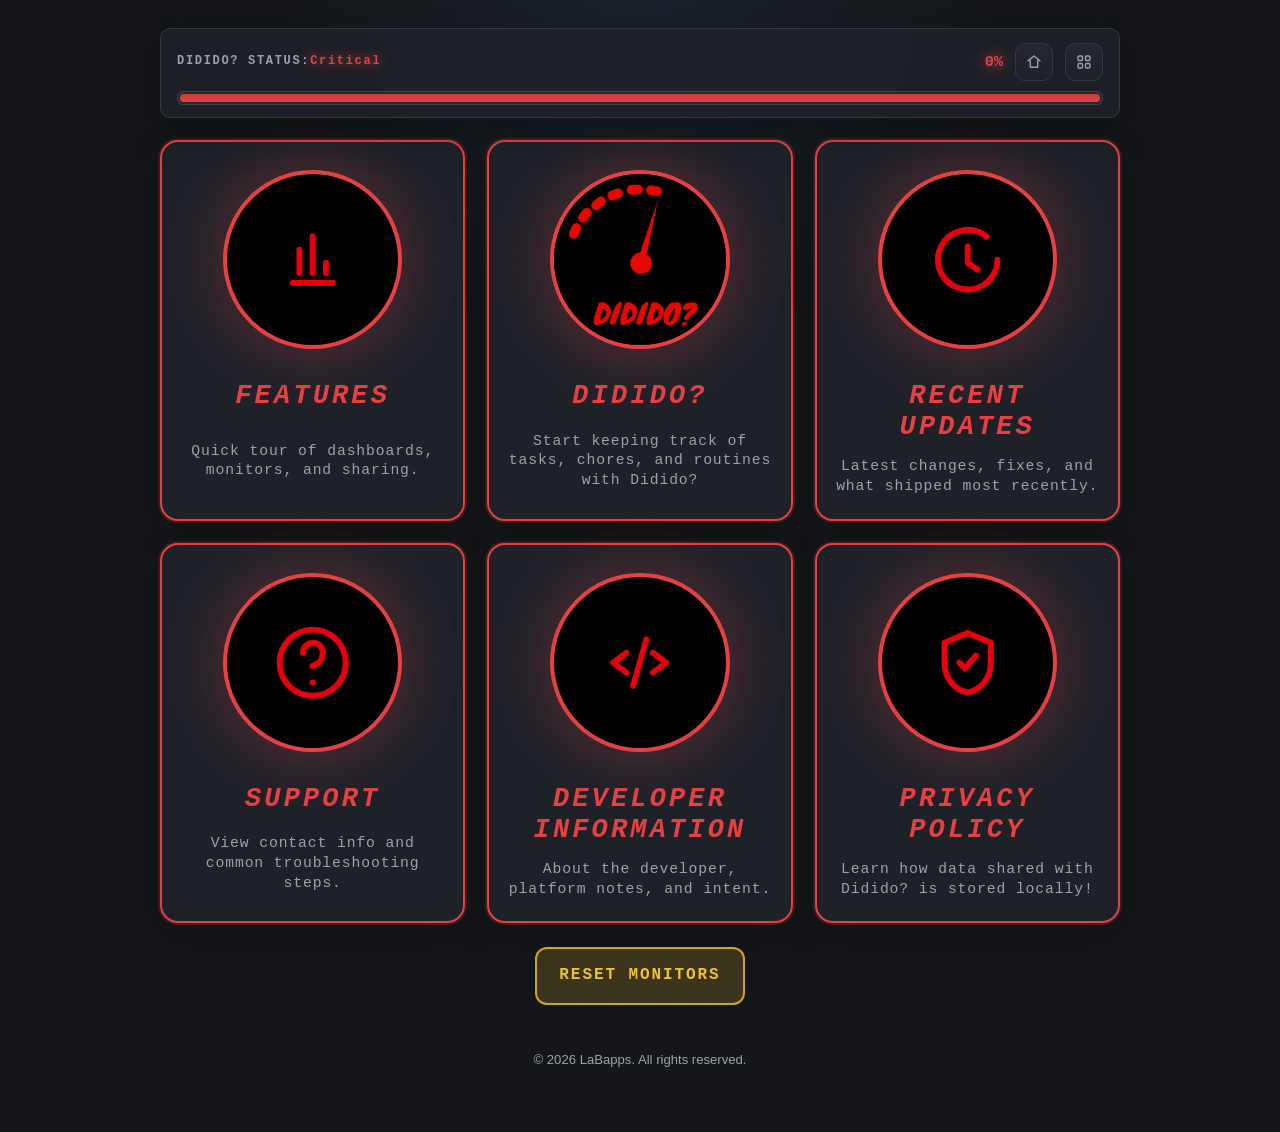
<file: index.html>
<!DOCTYPE html>
<html lang="en">
<head>
  <meta charset="utf-8">
  <meta name="viewport" content="width=device-width, initial-scale=1">
  <title>DIDIDO? — Status</title>
  <meta name="description" content="Explore DIDIDO? through an app-inspired landing page with monitors, status, and quick links.">
  <link rel="stylesheet" href="shell.css">
</head>
<body>
  <div class="wrap wrap-landing">
    <div class="shell-header">
      <div class="status-shell">
        <div class="status-row">
          <div class="status-label">
            <span class="status-prefix">DIDIDO? STATUS:</span>
            <span class="status-value" data-status-value>Critical</span>
          </div>
          <div class="status-right">
            <div class="status-percent" data-status-percent>0%</div>
            <a class="home-button" href="index.html" aria-label="Go to Status Home">
              <svg viewBox="0 0 24 24" aria-hidden="true" fill="none" stroke="currentColor" stroke-width="1.8" stroke-linecap="round" stroke-linejoin="round">
                <path d="M4 10.5 12 4l8 6.5"></path>
                <path d="M7 10v9h10v-9"></path>
              </svg>
            </a>
            <div class="menu">
              <button class="menu-toggle" type="button" aria-expanded="false" aria-label="Open quick navigation" data-menu-toggle>
                <svg viewBox="0 0 24 24" aria-hidden="true" fill="none" stroke="currentColor" stroke-width="1.8">
                  <rect x="4" y="4" width="6" height="6" rx="1.5"></rect>
                  <rect x="14" y="4" width="6" height="6" rx="1.5"></rect>
                  <rect x="4" y="14" width="6" height="6" rx="1.5"></rect>
                  <rect x="14" y="14" width="6" height="6" rx="1.5"></rect>
                </svg>
              </button>
              <div class="menu-panel" hidden data-menu-panel>
                <a href="index.html">Status Home</a>
                <a href="features.html" data-completes-monitor="features">Features</a>
                <a href="updates.html" data-completes-monitor="updates">Recent Update</a>
                <a href="developers.html" data-completes-monitor="developers">Developer Information</a>
                <a href="support.html" data-completes-monitor="support">Support</a>
                <a href="privacy.html" data-completes-monitor="privacy">Privacy Policy</a>
              </div>
            </div>
          </div>
        </div>
        <div class="gauge" aria-label="Didido status progress bar">
          <div class="gauge-fill">
            <div class="segment segment-red" data-gauge-red></div>
            <div class="segment segment-yellow" data-gauge-yellow hidden></div>
            <div class="segment segment-green" data-gauge-green></div>
          </div>
        </div>
      </div>
    </div>

    <main>
      <section id="monitors" class="monitors" aria-label="Monitors">
        <article class="monitor-card" data-monitor-id="features" data-state="pending">
          <div class="monitor-shell">
            <div class="monitor-glow"></div>
            <a class="monitor-icon-link" href="features.html" aria-label="Open Features" data-completes-monitor="features">
              <svg class="monitor-icon" viewBox="0 0 24 24" aria-hidden="true" fill="none" stroke="currentColor" stroke-width="1.8" stroke-linecap="round" stroke-linejoin="round">
                <path d="M6 19h12"></path>
                <path d="M8 16V9"></path>
                <path d="M12 16V5"></path>
                <path d="M16 16v-3"></path>
              </svg>
            </a>
          </div>
          <h2 class="monitor-name"><a href="features.html" data-completes-monitor="features">Features</a></h2>
          <p class="monitor-desc">Quick tour of dashboards, monitors, and sharing.</p>
        </article>

        <article class="monitor-card" data-monitor-id="download" data-state="pending">
          <div class="monitor-shell">
            <div class="monitor-glow"></div>
            <a class="monitor-icon-link" href="https://apps.apple.com/us/app/didido/id6757727326" target="_blank" rel="noopener" aria-label="Download DIDIDO? from the App Store" data-completes-monitor="download">
              <img class="monitor-icon-logo" src="app-icon-red.png" data-download-icon alt="">
            </a>
          </div>
          <h2 class="monitor-name">
            <a href="https://apps.apple.com/us/app/didido/id6757727326" target="_blank" rel="noopener" data-completes-monitor="download">DIDIDO?</a>
          </h2>
          <p class="monitor-desc">Start keeping track of tasks, chores, and routines with Didido?</p>
        </article>

        <article class="monitor-card" data-monitor-id="updates" data-state="pending">
          <div class="monitor-shell">
            <div class="monitor-glow"></div>
            <a class="monitor-icon-link" href="updates.html" aria-label="Open Recent Update" data-completes-monitor="updates">
              <svg class="monitor-icon" viewBox="0 0 24 24" aria-hidden="true" fill="none" stroke="currentColor" stroke-width="1.8" stroke-linecap="round" stroke-linejoin="round">
                <path d="M12 8v5l3 2"></path>
                <path d="M21 12a9 9 0 1 1-3.28-6.95"></path>
              </svg>
            </a>
          </div>
          <h2 class="monitor-name"><a href="updates.html" data-completes-monitor="updates">Recent Updates</a></h2>
          <p class="monitor-desc">Latest changes, fixes, and what shipped most recently.</p>
        </article>

        <article class="monitor-card" data-monitor-id="support" data-state="pending">
          <div class="monitor-shell">
            <div class="monitor-glow"></div>
            <a class="monitor-icon-link" href="support.html" aria-label="Open Support" data-completes-monitor="support">
              <svg class="monitor-icon" viewBox="0 0 24 24" aria-hidden="true" fill="none" stroke="currentColor" stroke-width="1.8" stroke-linecap="round" stroke-linejoin="round">
                <path d="M12 18h.01"></path>
                <path d="M9.09 9a3 3 0 1 1 5.82 1c0 2-3 3-3 3"></path>
                <path d="M12 22C6.48 22 2 17.52 2 12S6.48 2 12 2s10 4.48 10 10-4.48 10-10 10Z"></path>
              </svg>
            </a>
          </div>
          <h2 class="monitor-name"><a href="support.html" data-completes-monitor="support">Support</a></h2>
          <p class="monitor-desc">View contact info and common troubleshooting steps.</p>
        </article>

        <article class="monitor-card" data-monitor-id="developers" data-state="pending">
          <div class="monitor-shell">
            <div class="monitor-glow"></div>
            <a class="monitor-icon-link" href="developers.html" aria-label="Open Developer Information" data-completes-monitor="developers">
              <svg class="monitor-icon" viewBox="0 0 24 24" aria-hidden="true" fill="none" stroke="currentColor" stroke-width="1.8" stroke-linecap="round" stroke-linejoin="round">
                <path d="m8 9-4 3 4 3"></path>
                <path d="m16 9 4 3-4 3"></path>
                <path d="m14 5-4 14"></path>
              </svg>
            </a>
          </div>
          <h2 class="monitor-name"><a href="developers.html" data-completes-monitor="developers">Developer Information</a></h2>
          <p class="monitor-desc">About the developer, platform notes, and intent.</p>
        </article>

        <article class="monitor-card" data-monitor-id="privacy" data-state="pending">
          <div class="monitor-shell">
            <div class="monitor-glow"></div>
            <a class="monitor-icon-link" href="privacy.html" aria-label="Open Privacy Policy" data-completes-monitor="privacy">
              <svg class="monitor-icon" viewBox="0 0 24 24" aria-hidden="true" fill="none" stroke="currentColor" stroke-width="1.8" stroke-linecap="round" stroke-linejoin="round">
                <path d="M12 3 5 6v6c0 5 3.4 8.4 7 9 3.6-.6 7-4 7-9V6l-7-3Z"></path>
                <path d="m9.5 12 1.7 1.7 3.3-3.8"></path>
              </svg>
            </a>
          </div>
          <h2 class="monitor-name"><a href="privacy.html" data-completes-monitor="privacy">Privacy Policy</a></h2>
          <p class="monitor-desc">Learn how data shared with Didido? is stored locally!</p>
        </article>
      </section>
      <div class="reset-row">
        <button class="reset-button" type="button" data-reset-monitors>Reset Monitors</button>
      </div>
    </main>

    <footer class="page-footer">
      <p>&copy; <span id="y"></span> LaBapps. All rights reserved.</p>
    </footer>
  </div>
  <script src="shell.js"></script>
</body>
</html>
</file>
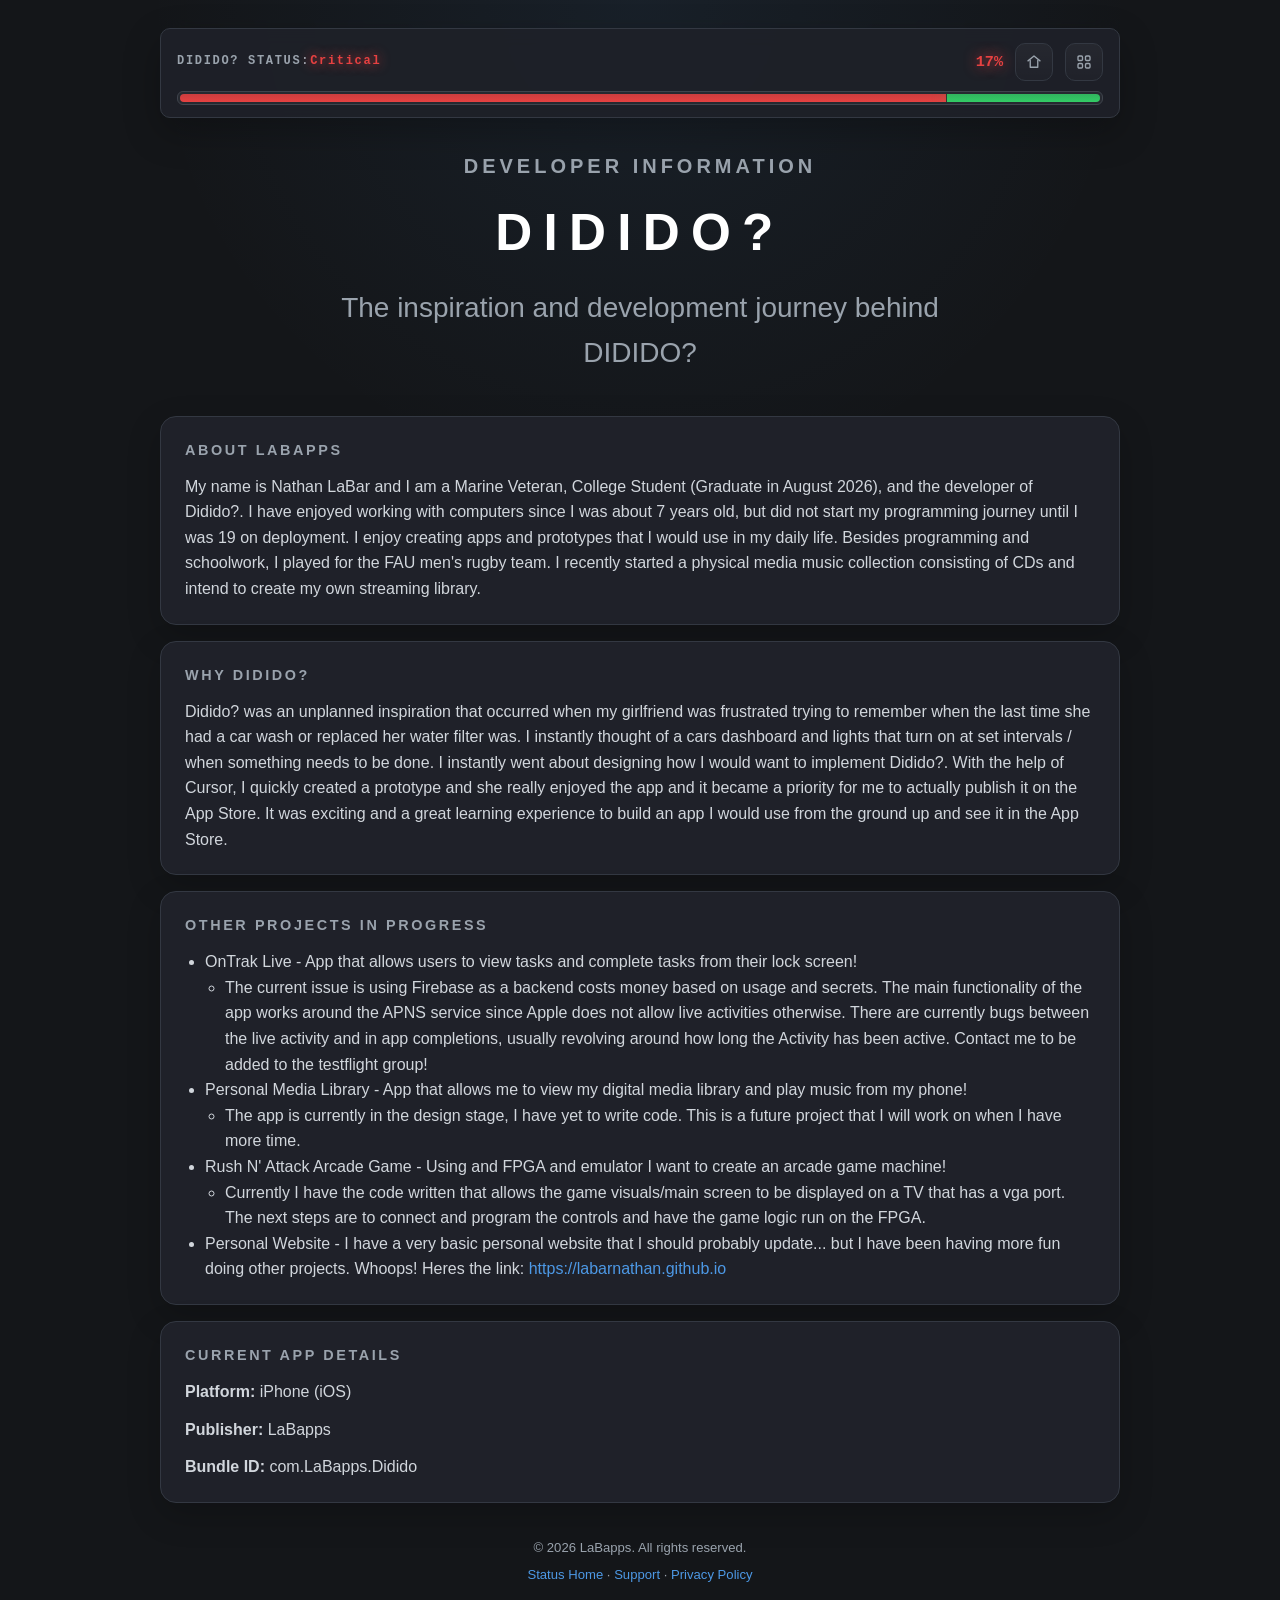
<file: developers.html>
<!DOCTYPE html>
<html lang="en">
<head>
  <meta charset="utf-8">
  <meta name="viewport" content="width=device-width, initial-scale=1">
  <title>DIDIDO? — Developer Information</title>
  <meta name="description" content="Developer information for DIDIDO?.">
  <link rel="stylesheet" href="shell.css">
</head>
<body>
  <div class="wrap">
    <div class="shell-header">
      <div class="status-shell">
        <div class="status-row">
          <div class="status-label">
            <span class="status-prefix">DIDIDO? STATUS:</span>
            <span class="status-value" data-status-value>Critical</span>
          </div>
          <div class="status-right">
            <div class="status-percent" data-status-percent>0%</div>
            <a class="home-button" href="index.html" aria-label="Go to Status Home">
              <svg viewBox="0 0 24 24" aria-hidden="true" fill="none" stroke="currentColor" stroke-width="1.8" stroke-linecap="round" stroke-linejoin="round">
                <path d="M4 10.5 12 4l8 6.5"></path>
                <path d="M7 10v9h10v-9"></path>
              </svg>
            </a>
            <div class="menu">
              <button class="menu-toggle" type="button" aria-expanded="false" aria-label="Open quick navigation" data-menu-toggle>
                <svg viewBox="0 0 24 24" aria-hidden="true" fill="none" stroke="currentColor" stroke-width="1.8">
                  <rect x="4" y="4" width="6" height="6" rx="1.5"></rect>
                  <rect x="14" y="4" width="6" height="6" rx="1.5"></rect>
                  <rect x="4" y="14" width="6" height="6" rx="1.5"></rect>
                  <rect x="14" y="14" width="6" height="6" rx="1.5"></rect>
                </svg>
              </button>
              <div class="menu-panel" hidden data-menu-panel>
                <a href="index.html">Status Home</a>
                <a href="features.html" data-completes-monitor="features">Features</a>
                <a href="updates.html" data-completes-monitor="updates">Recent Update</a>
                <a href="developers.html" data-completes-monitor="developers">Developer Information</a>
                <a href="support.html" data-completes-monitor="support">Support</a>
                <a href="privacy.html" data-completes-monitor="privacy">Privacy Policy</a>
              </div>
            </div>
          </div>
        </div>
        <div class="gauge" aria-label="Didido status progress bar">
          <div class="gauge-fill">
            <div class="segment segment-red" data-gauge-red></div>
            <div class="segment segment-yellow" data-gauge-yellow hidden></div>
            <div class="segment segment-green" data-gauge-green></div>
          </div>
        </div>
      </div>
    </div>

    <header class="page-hero">
      <p class="eyebrow">Developer Information</p>
      <h1 class="page-title">DIDIDO?</h1>
      <p class="page-subtitle">The inspiration and development journey behind DIDIDO?</p>
    </header>

    <main class="content-grid">
      <section class="content-card">
        <h2>About LaBapps</h2>
        <p>My name is Nathan LaBar and I am a Marine Veteran, College Student (Graduate in August 2026), and the developer of Didido?.
          I have enjoyed working with computers since I was about 7 years old, but did not start my programming journey until I was
          19 on deployment. I enjoy creating apps and prototypes that I would use in my daily life. Besides programming and schoolwork, I played
          for the FAU men's rugby team. I recently started a physical media music collection consisting of CDs and intend to create my own
          streaming library. 
        </p>
      </section>

      <section class="content-card">
        <h2>Why Didido?</h2>
        <p>Didido? was an unplanned inspiration that occurred when my girlfriend was frustrated trying to remember when the last time she had a car wash or replaced
          her water filter was. I instantly thought of a cars dashboard and lights that turn on at set intervals / when something needs to be done.
          I instantly went about designing how I would want to implement Didido?. With the help of Cursor, I quickly created a prototype and she really enjoyed
          the app and it became a priority for me to actually publish it on the App Store. It was exciting and a great learning experience to build an app I would
          use from the ground up and see it in the App Store.
        </p>
      </section>

      <section class="content-card">
        <h2>Other Projects in Progress</h2>
        <ul>
          <li>OnTrak Live - App that allows users to view tasks and complete tasks from their lock screen! 
            <ul>
              <li>The current issue is using Firebase as a backend costs money based on usage and secrets. The main functionality of the app works
                around the APNS service since Apple does not allow live activities otherwise. There are currently bugs between the live activity
                and in app completions, usually revolving around how long the Activity has been active. Contact me to be added to the testflight group!
              </li>
            </ul>
          </li>
          <li>Personal Media Library - App that allows me to view my digital media library and play music from my phone!
            <ul>
              <li>The app is currently in the design stage, I have yet to write code. This is a future project that I will work on when I have more time.
              </li>
            </ul>
          </li>
          <li>Rush N' Attack Arcade Game - Using and FPGA and emulator I want to create an arcade game machine!
            <ul>
              <li>Currently I have the code written that allows the game visuals/main screen to be displayed on a TV that has a vga port. The next
                steps are to connect and program the controls and have the game logic run on the FPGA.
              </li>
            </ul>
          </li>
          <li>
            Personal Website - I have a very basic personal website that I should probably update... but I have been having more fun doing
            other projects. Whoops! Heres the link: <a href="https://labarnathan.github.io">https://labarnathan.github.io</a>
          </li>
        </ul>
      </section>

      <section class="content-card">
        <h2>Current App Details</h2>
        <p><strong>Platform:</strong> iPhone (iOS)</p>
        <p><strong>Publisher:</strong> LaBapps</p>
        <p><strong>Bundle ID:</strong> com.LaBapps.Didido</p>
      </section>
    </main>

    <footer class="page-footer">
      <p>&copy; <span id="y"></span> LaBapps. All rights reserved.</p>
      <p><a href="index.html">Status Home</a> · <a href="support.html">Support</a> · <a href="privacy.html">Privacy Policy</a></p>
    </footer>
  </div>
  <script src="shell.js"></script>
</body>
</html>
</file>
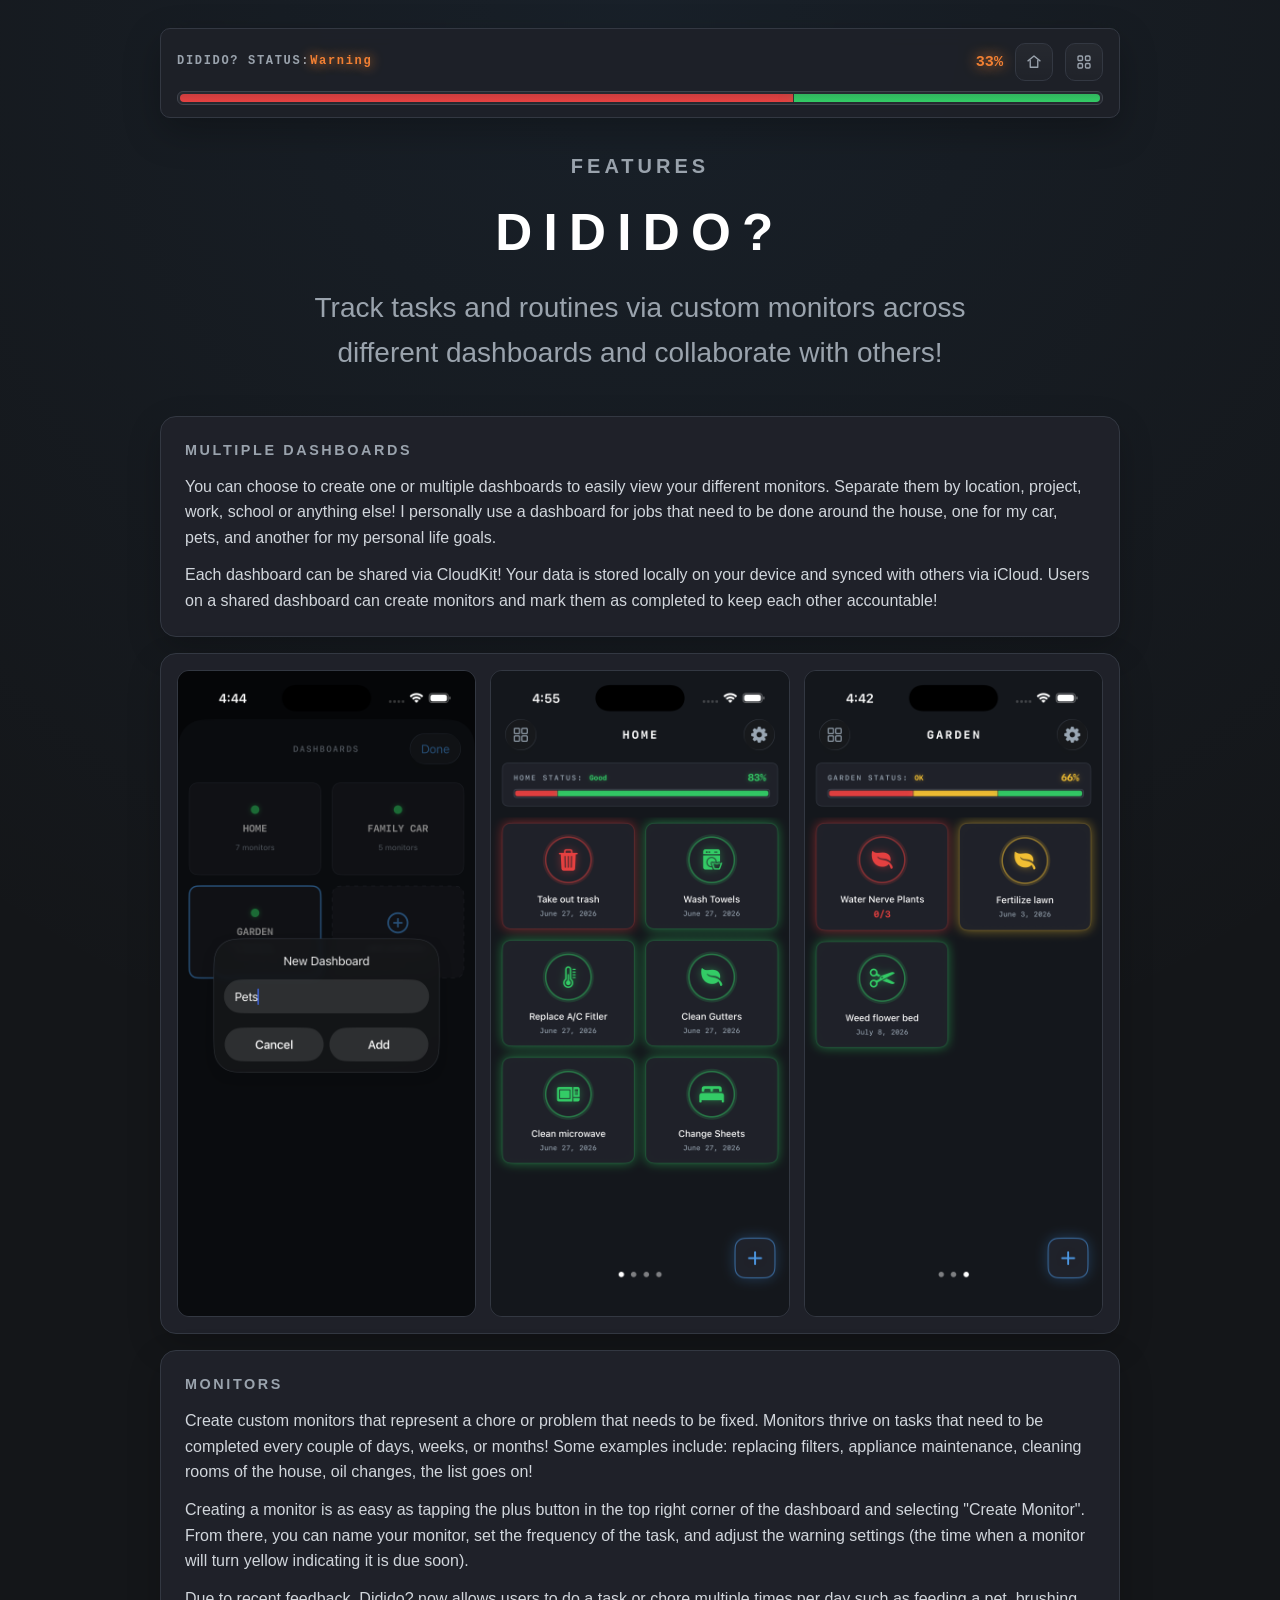
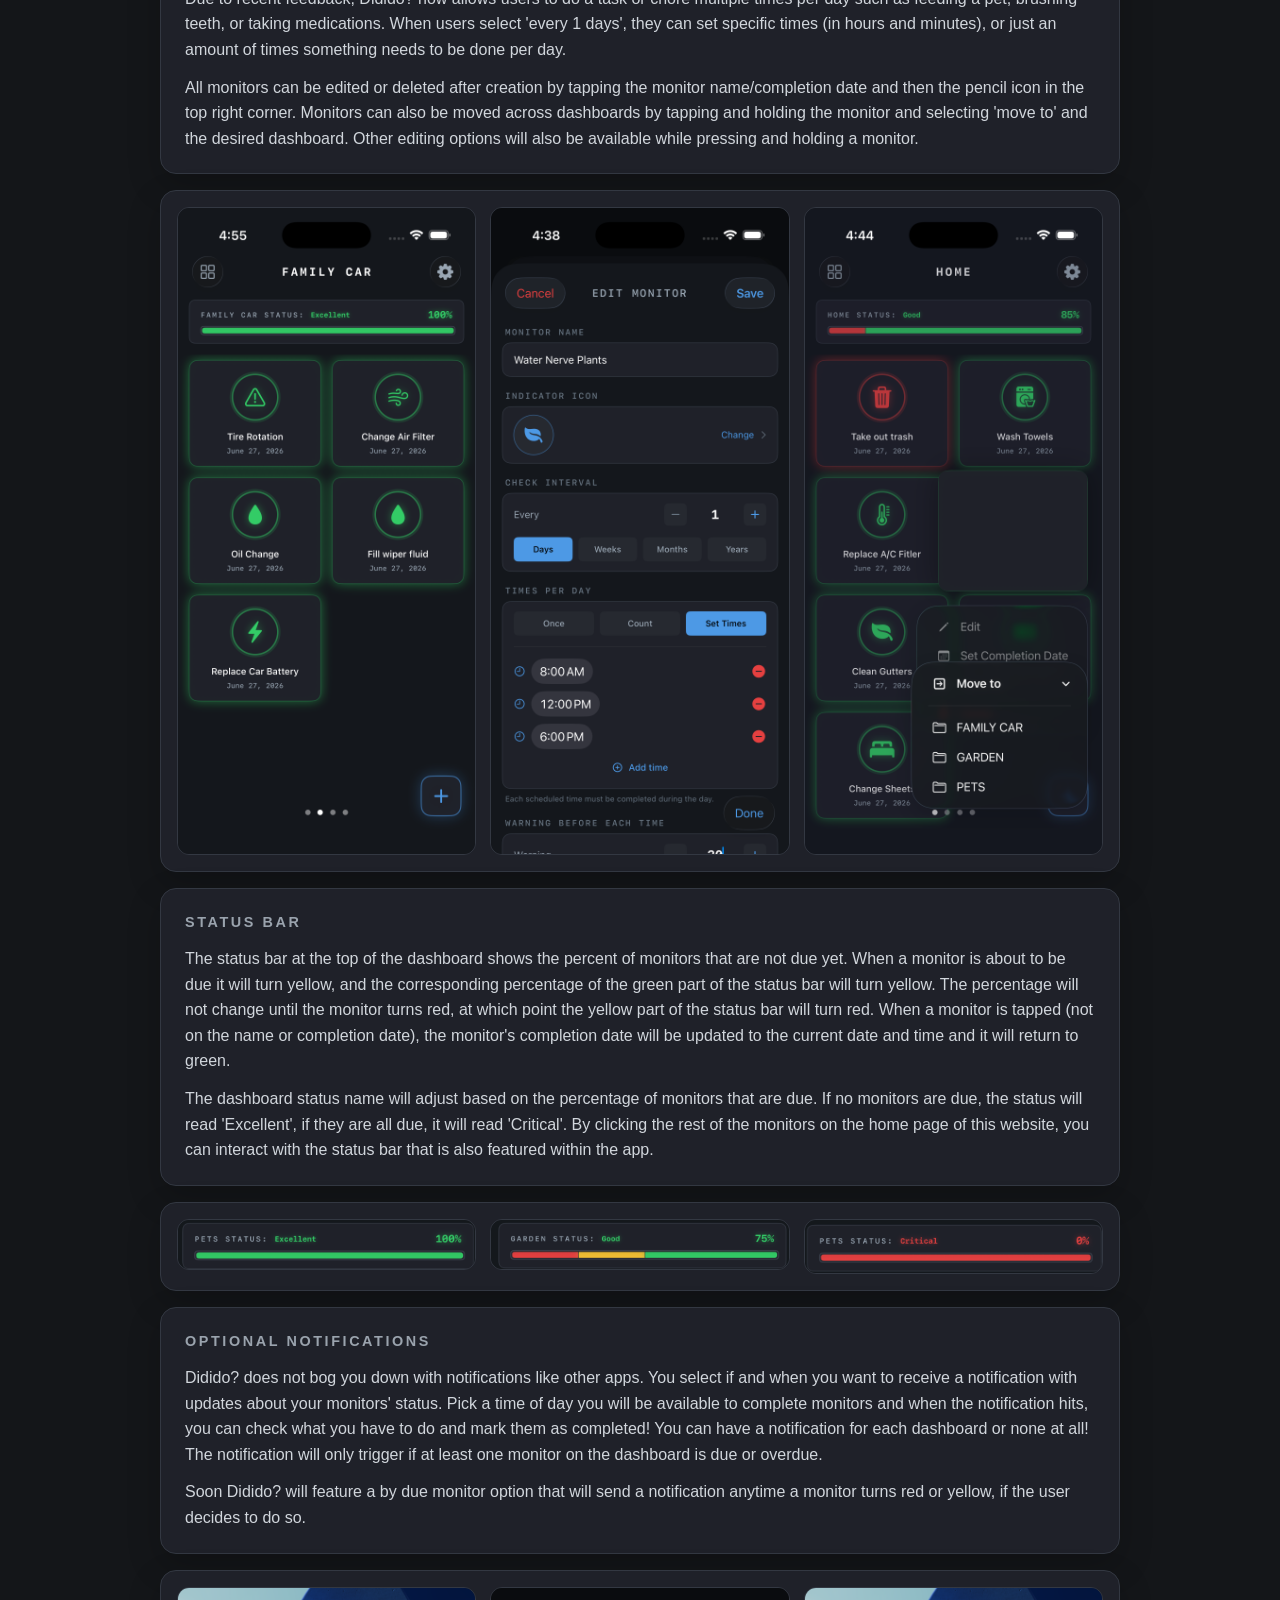
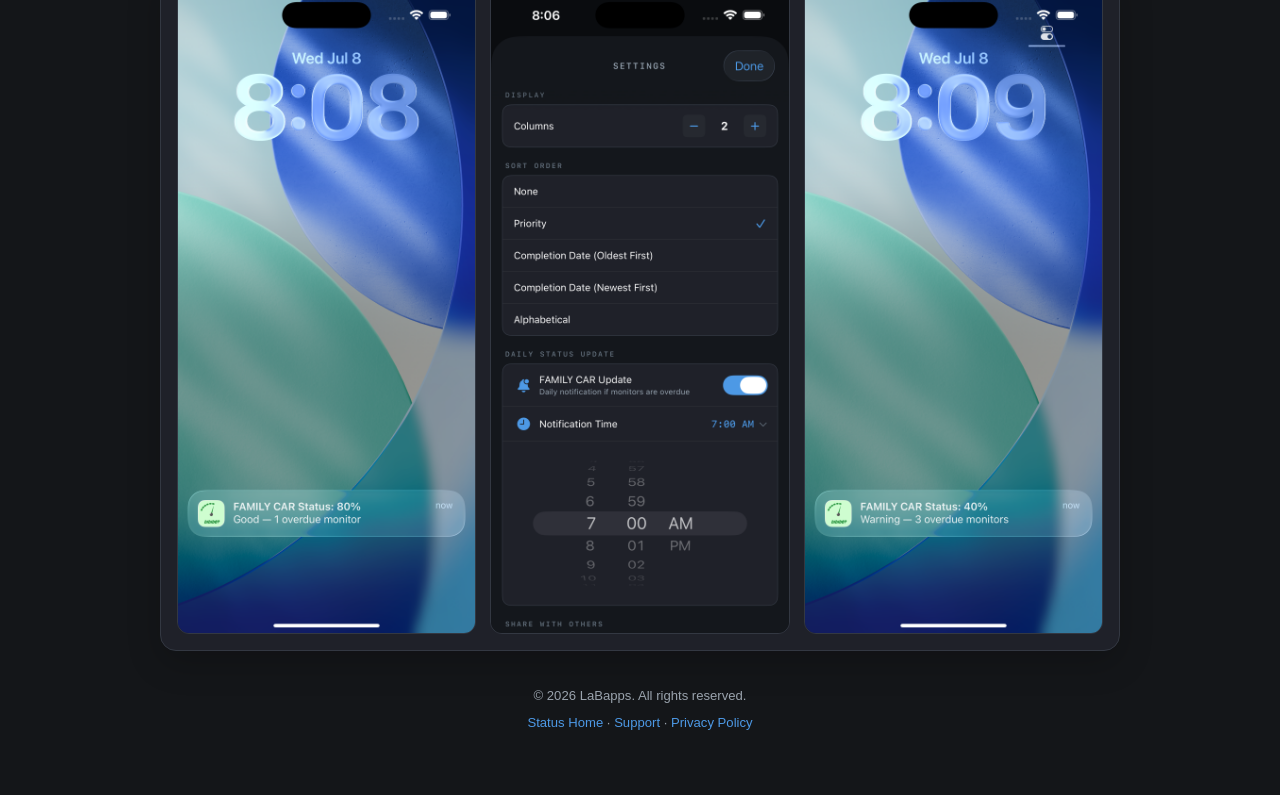
<file: features.html>
<!DOCTYPE html>
<html lang="en">
<head>
  <meta charset="utf-8">
  <meta name="viewport" content="width=device-width, initial-scale=1">
  <title>DIDIDO? — Features</title>
  <meta name="description" content="A feature overview page for DIDIDO?.">
  <link rel="stylesheet" href="shell.css">
</head>
<body>
  <div class="wrap">
    <div class="shell-header">
      <div class="status-shell">
        <div class="status-row">
          <div class="status-label">
            <span class="status-prefix">DIDIDO? STATUS:</span>
            <span class="status-value" data-status-value>Critical</span>
          </div>
          <div class="status-right">
            <div class="status-percent" data-status-percent>0%</div>
            <a class="home-button" href="index.html" aria-label="Go to Status Home">
              <svg viewBox="0 0 24 24" aria-hidden="true" fill="none" stroke="currentColor" stroke-width="1.8" stroke-linecap="round" stroke-linejoin="round">
                <path d="M4 10.5 12 4l8 6.5"></path>
                <path d="M7 10v9h10v-9"></path>
              </svg>
            </a>
            <div class="menu">
              <button class="menu-toggle" type="button" aria-expanded="false" aria-label="Open quick navigation" data-menu-toggle>
                <svg viewBox="0 0 24 24" aria-hidden="true" fill="none" stroke="currentColor" stroke-width="1.8">
                  <rect x="4" y="4" width="6" height="6" rx="1.5"></rect>
                  <rect x="14" y="4" width="6" height="6" rx="1.5"></rect>
                  <rect x="4" y="14" width="6" height="6" rx="1.5"></rect>
                  <rect x="14" y="14" width="6" height="6" rx="1.5"></rect>
                </svg>
              </button>
              <div class="menu-panel" hidden data-menu-panel>
                <a href="index.html">Status Home</a>
                <a href="features.html" data-completes-monitor="features">Features</a>
                <a href="updates.html" data-completes-monitor="updates">Recent Update</a>
                <a href="developers.html" data-completes-monitor="developers">Developer Information</a>
                <a href="support.html" data-completes-monitor="support">Support</a>
                <a href="privacy.html" data-completes-monitor="privacy">Privacy Policy</a>
              </div>
            </div>
          </div>
        </div>
        <div class="gauge" aria-label="Didido status progress bar">
          <div class="gauge-fill">
            <div class="segment segment-red" data-gauge-red></div>
            <div class="segment segment-yellow" data-gauge-yellow hidden></div>
            <div class="segment segment-green" data-gauge-green></div>
          </div>
        </div>
      </div>
    </div>

    <header class="page-hero">
      <p class="eyebrow">Features</p>
      <h1 class="page-title">DIDIDO?</h1>
      <p class="page-subtitle">Track tasks and routines via custom monitors across different dashboards and collaborate with others!</p>
    </header>

    <main class="content-grid">
      <section class="content-card">
        <h2>Multiple Dashboards</h2>
        <p>You can choose to create one or multiple dashboards to easily view your different monitors. Separate them by location, project, work, school or anything else! 
          I personally use a dashboard for jobs that need to be done around the house, one for my car, pets, and another for my personal life goals.</p>
        <p>Each dashboard can be shared via CloudKit! Your data is stored locally on your device and synced with others via iCloud. Users on a shared dashboard can create monitors
          and mark them as completed to keep each other accountable! 
        </p>
      </section>

      <section class="content-card content-card--screenshots">
        <div class="screenshot-row">
          <img src="images/features%20screenshots/new_dash_name.png" alt="Family and car dashboard example">
          <img src="images/features%20screenshots/home_dash.png" alt="Home dashboard example">
          <img src="images/features%20screenshots/garden_dash.png" alt="Garden dashboard example">
        </div>
      </section>

      <section class="content-card">
        <h2>Monitors</h2>
        <p>Create custom monitors that represent a chore or problem that needs to be fixed. Monitors thrive on tasks that need to be completed every
          couple of days, weeks, or months! Some examples include: replacing filters, appliance maintenance, cleaning rooms of the house, oil changes, the list goes on!
        </p>
        <p>
          Creating a monitor is as easy as tapping the plus button in the top right corner of the dashboard and selecting "Create Monitor". From there, you can name your monitor,
          set the frequency of the task, and adjust the warning settings (the time when a monitor will turn yellow indicating it is due soon).
        </p>
        <p> Due to recent feedback, Didido? now allows users to do a task or chore multiple times per day such as feeding a pet, brushing teeth, or taking medications. When users
          select 'every 1 days', they can set specific times (in hours and minutes), or just an amount of times something needs to be done per day. 
        </p>
        <p> All monitors can be edited or deleted after creation by tapping the monitor name/completion date and then the pencil icon in the top right corner. Monitors can
          also be moved across dashboards by tapping and holding the monitor and selecting 'move to' and the desired dashboard. Other editing options will also be available while
          pressing and holding a monitor.
        </p>
      </section>

      <section class="content-card content-card--screenshots">
        <div class="screenshot-row">
          <img src="images/features%20screenshots/family_car_dash.png" alt="Family and car dashboard example">
          <img src="images/features%20screenshots/set_times_day.png" alt="Set times per day example">
          <img src="images/features%20screenshots/move_monitor.png" alt="Move a monitor example">
        </div>
      </section>

      <section class="content-card">
        <h2>Status Bar</h2>
        <p>The status bar at the top of the dashboard shows the percent of monitors that are not due yet. When a monitor is about to be due it will turn
          yellow, and the corresponding percentage of the green part of the status bar will turn yellow. The percentage will not change until the monitor turns
          red, at which point the yellow part of the status bar will turn red. When a monitor is tapped (not on the name or completion date), the monitor's 
          completion date will be updated to the current date and time and it will return to green. 
        </p>
        <p>
          The dashboard status name will adjust based on the percentage of monitors that are due. If no monitors are due, the status will read 'Excellent', if they are
          all due, it will read 'Critical'. By clicking the rest of the monitors on the home page of this website, you can interact with the status bar that is also 
          featured within the app. 
        </p>
      </section>

      <section class="content-card content-card--screenshots">
        <div class="screenshot-row">
          <img src="images/features%20screenshots/excellent.png" alt="Excellent status example">
          <img src="images/features%20screenshots/status_bar.png" alt="Good status bar example">
          <img src="images/features%20screenshots/critical.png" alt="Critical status example">
        </div>
      </section>

      <section class="content-card">
        <h2>Optional Notifications</h2>
        <p>Didido? does not bog you down with notifications like other apps. You select if and when you want to receive a notification with updates about your
          monitors' status. Pick a time of day you will be available to complete monitors and when the notification hits, you can check what you have to do and 
          mark them as completed! You can have a notification for each dashboard or none at all! The notification will only trigger if at least one monitor on 
          the dashboard is due or overdue.
        </p>
        <p>
          Soon Didido? will feature a by due monitor option that will send a notification anytime a monitor turns red or yellow, if the user decides to do so.
        </p>
      </section>

      <section class="content-card content-card--screenshots">
        <div class="screenshot-row">
          <img src="images/features%20screenshots/notif_80.png" alt="80 percent status notification example">
          <img src="images/features%20screenshots/set_notif.png" alt="Setting notification example">
          <img src="images/features%20screenshots/notif_40.png" alt="40 percent status notification example">
        </div>
      </section>

    </main>

    <footer class="page-footer">
      <p>&copy; <span id="y"></span> LaBapps. All rights reserved.</p>
      <p><a href="index.html">Status Home</a> · <a href="support.html">Support</a> · <a href="privacy.html">Privacy Policy</a></p>
    </footer>
  </div>
  <script src="shell.js"></script>
</body>
</html>
</file>
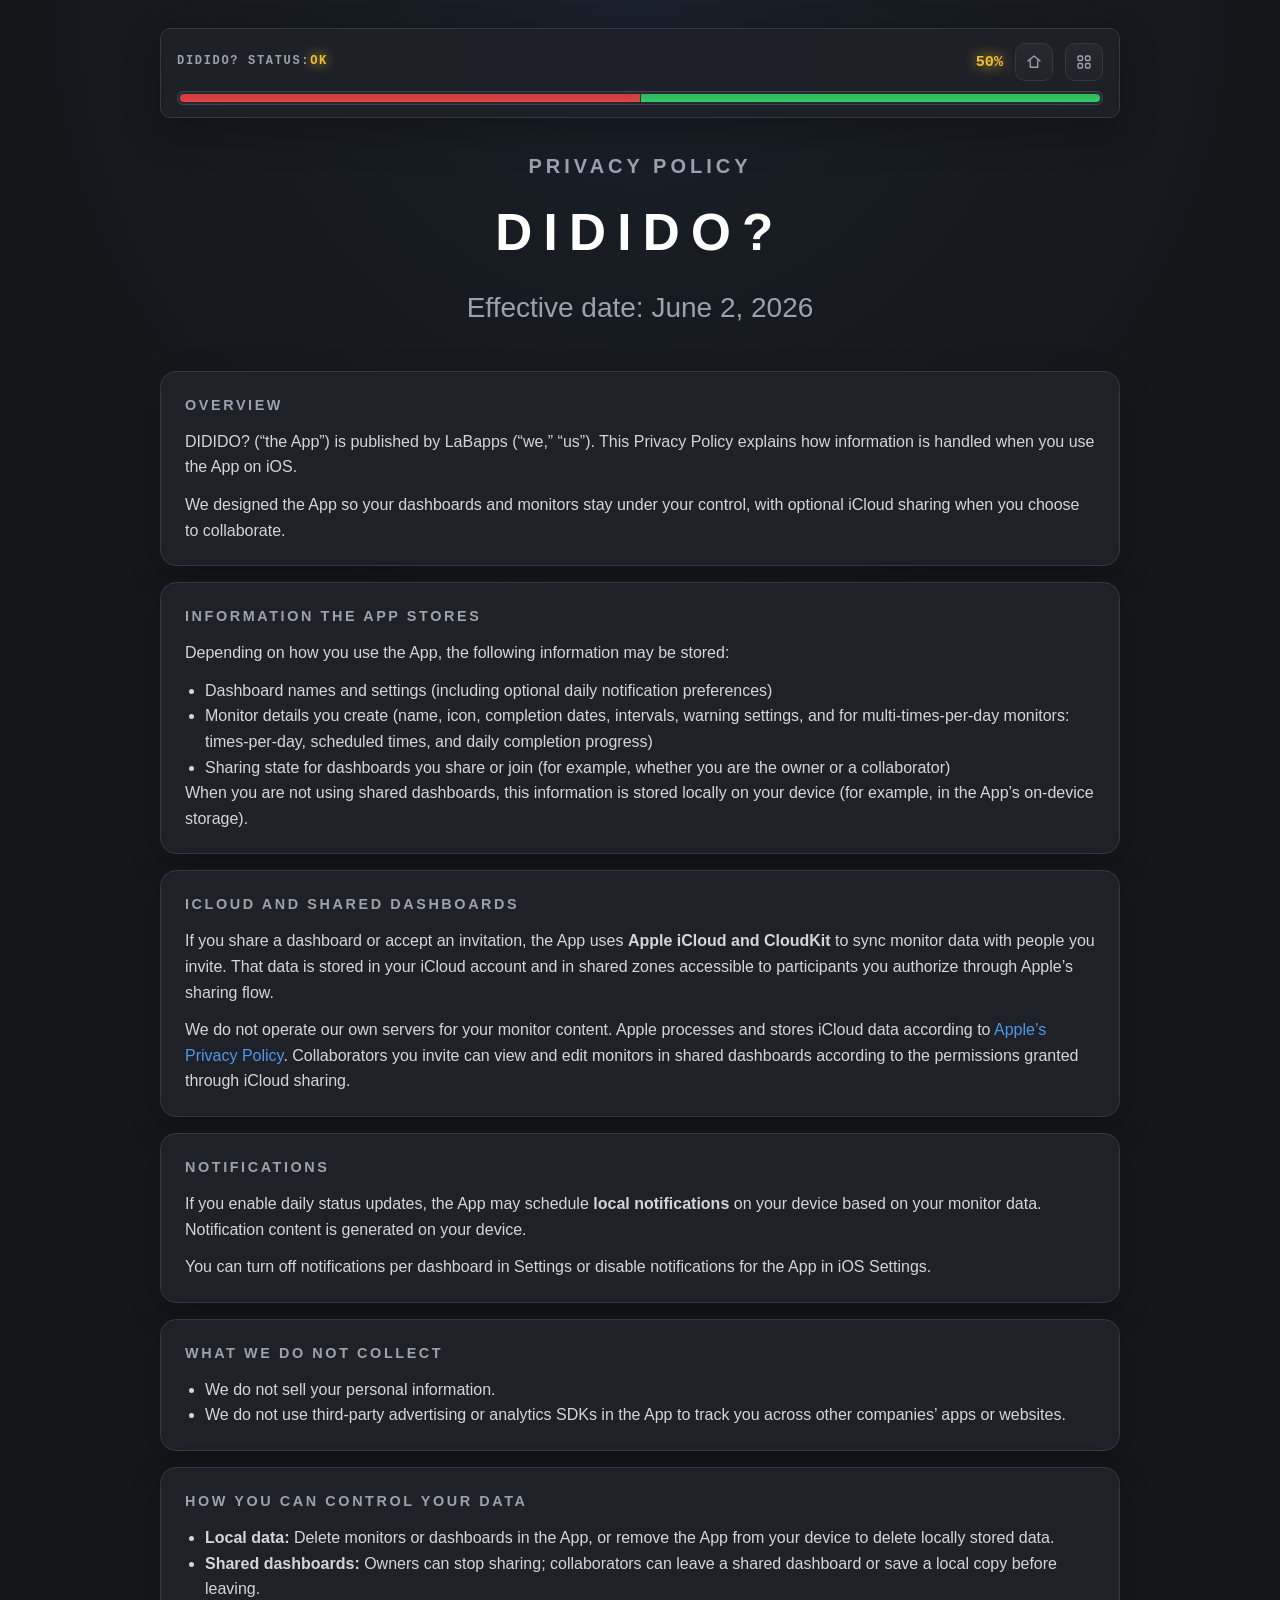
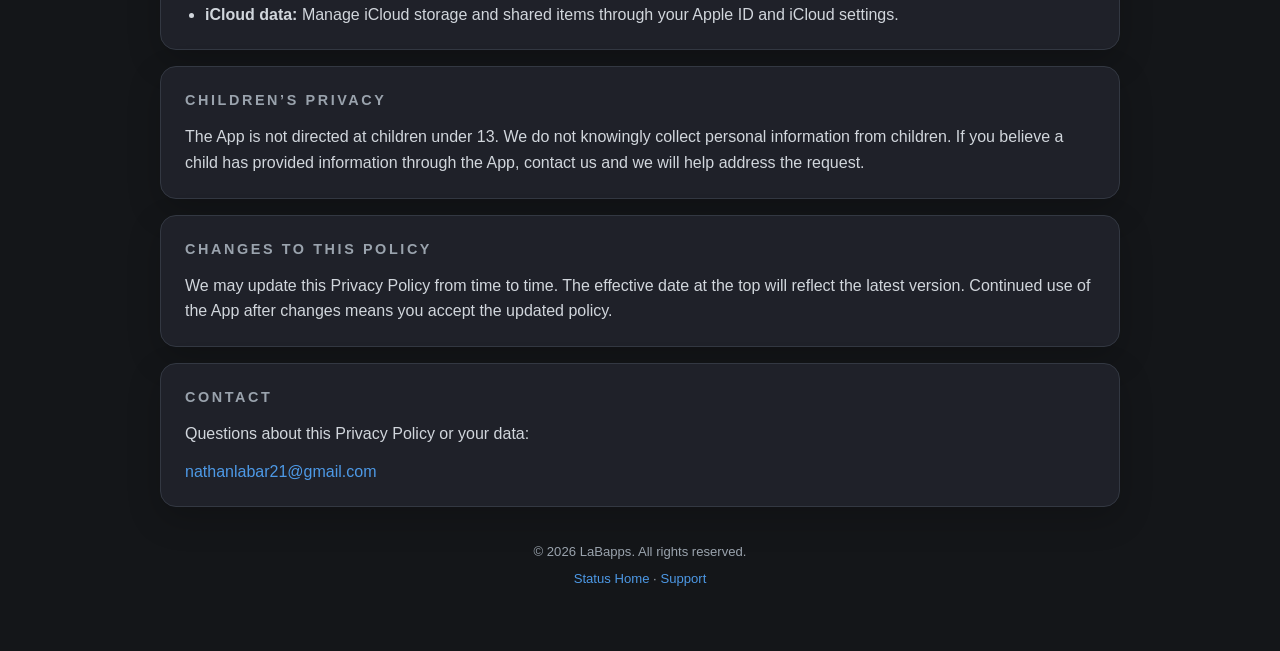
<file: privacy.html>
<!DOCTYPE html>
<html lang="en">
<head>
  <meta charset="utf-8">
  <meta name="viewport" content="width=device-width, initial-scale=1">
  <title>DIDIDO? — Privacy Policy</title>
  <meta name="description" content="Privacy Policy for DIDIDO?, the iOS dashboard app for tracking monitors and shared dashboards.">
  <link rel="stylesheet" href="shell.css">
</head>
<body>
  <div class="wrap">
    <div class="shell-header">
      <div class="status-shell">
        <div class="status-row">
          <div class="status-label">
            <span class="status-prefix">DIDIDO? STATUS:</span>
            <span class="status-value" data-status-value>Critical</span>
          </div>
          <div class="status-right">
            <div class="status-percent" data-status-percent>0%</div>
            <a class="home-button" href="index.html" aria-label="Go to Status Home">
              <svg viewBox="0 0 24 24" aria-hidden="true" fill="none" stroke="currentColor" stroke-width="1.8" stroke-linecap="round" stroke-linejoin="round">
                <path d="M4 10.5 12 4l8 6.5"></path>
                <path d="M7 10v9h10v-9"></path>
              </svg>
            </a>
            <div class="menu">
              <button class="menu-toggle" type="button" aria-expanded="false" aria-label="Open quick navigation" data-menu-toggle>
                <svg viewBox="0 0 24 24" aria-hidden="true" fill="none" stroke="currentColor" stroke-width="1.8">
                  <rect x="4" y="4" width="6" height="6" rx="1.5"></rect>
                  <rect x="14" y="4" width="6" height="6" rx="1.5"></rect>
                  <rect x="4" y="14" width="6" height="6" rx="1.5"></rect>
                  <rect x="14" y="14" width="6" height="6" rx="1.5"></rect>
                </svg>
              </button>
              <div class="menu-panel" hidden data-menu-panel>
                <a href="index.html">Status Home</a>
                <a href="features.html" data-completes-monitor="features">Features</a>
                <a href="updates.html" data-completes-monitor="updates">Recent Update</a>
                <a href="developers.html" data-completes-monitor="developers">Developer Information</a>
                <a href="support.html" data-completes-monitor="support">Support</a>
                <a href="privacy.html" data-completes-monitor="privacy">Privacy Policy</a>
              </div>
            </div>
          </div>
        </div>
        <div class="gauge" aria-label="Didido status progress bar">
          <div class="gauge-fill">
            <div class="segment segment-red" data-gauge-red></div>
            <div class="segment segment-yellow" data-gauge-yellow hidden></div>
            <div class="segment segment-green" data-gauge-green></div>
          </div>
        </div>
      </div>
    </div>

    <header class="page-hero">
      <p class="eyebrow">Privacy Policy</p>
      <h1 class="page-title">DIDIDO?</h1>
      <p class="page-subtitle">Effective date: June 2, 2026</p>
    </header>

    <main class="content-grid">
      <section class="content-card">
        <h2>Overview</h2>
        <p>DIDIDO? (“the App”) is published by LaBapps (“we,” “us”). This Privacy Policy explains how information is handled when you use the App on iOS.</p>
        <p>We designed the App so your dashboards and monitors stay under your control, with optional iCloud sharing when you choose to collaborate.</p>
      </section>

      <section class="content-card">
        <h2>Information the App Stores</h2>
        <p>Depending on how you use the App, the following information may be stored:</p>
        <ul>
          <li>Dashboard names and settings (including optional daily notification preferences)</li>
          <li>Monitor details you create (name, icon, completion dates, intervals, warning settings, and for multi-times-per-day monitors: times-per-day, scheduled times, and daily completion progress)</li>
          <li>Sharing state for dashboards you share or join (for example, whether you are the owner or a collaborator)</li>
        </ul>
        <p>When you are not using shared dashboards, this information is stored locally on your device (for example, in the App’s on-device storage).</p>
      </section>

      <section class="content-card">
        <h2>iCloud and Shared Dashboards</h2>
        <p>If you share a dashboard or accept an invitation, the App uses <strong>Apple iCloud and CloudKit</strong> to sync monitor data with people you invite. That data is stored in your iCloud account and in shared zones accessible to participants you authorize through Apple’s sharing flow.</p>
        <p>We do not operate our own servers for your monitor content. Apple processes and stores iCloud data according to <a href="https://www.apple.com/legal/privacy/" target="_blank" rel="noopener">Apple’s Privacy Policy</a>. Collaborators you invite can view and edit monitors in shared dashboards according to the permissions granted through iCloud sharing.</p>
      </section>

      <section class="content-card">
        <h2>Notifications</h2>
        <p>If you enable daily status updates, the App may schedule <strong>local notifications</strong> on your device based on your monitor data. Notification content is generated on your device.</p>
        <p>You can turn off notifications per dashboard in Settings or disable notifications for the App in iOS Settings.</p>
      </section>

      <section class="content-card">
        <h2>What We Do Not Collect</h2>
        <ul>
          <li>We do not sell your personal information.</li>
          <li>We do not use third-party advertising or analytics SDKs in the App to track you across other companies’ apps or websites.</li>
        </ul>
      </section>

      <section class="content-card">
        <h2>How You Can Control Your Data</h2>
        <ul>
          <li><strong>Local data:</strong> Delete monitors or dashboards in the App, or remove the App from your device to delete locally stored data.</li>
          <li><strong>Shared dashboards:</strong> Owners can stop sharing; collaborators can leave a shared dashboard or save a local copy before leaving.</li>
          <li><strong>iCloud data:</strong> Manage iCloud storage and shared items through your Apple ID and iCloud settings.</li>
        </ul>
      </section>

      <section class="content-card">
        <h2>Children’s Privacy</h2>
        <p>The App is not directed at children under 13. We do not knowingly collect personal information from children. If you believe a child has provided information through the App, contact us and we will help address the request.</p>
      </section>

      <section class="content-card">
        <h2>Changes to This Policy</h2>
        <p>We may update this Privacy Policy from time to time. The effective date at the top will reflect the latest version. Continued use of the App after changes means you accept the updated policy.</p>
      </section>

      <section class="content-card">
        <h2>Contact</h2>
        <p>Questions about this Privacy Policy or your data:</p>
        <p><a href="mailto:nathanlabar21@gmail.com?subject=DIDIDOIT%20Privacy" data-completes-monitor="privacy">nathanlabar21@gmail.com</a></p>
      </section>
    </main>

    <footer class="page-footer">
      <p>&copy; <span id="y"></span> LaBapps. All rights reserved.</p>
      <p><a href="index.html">Status Home</a> · <a href="support.html">Support</a></p>
    </footer>
  </div>
  <script src="shell.js"></script>
</body>
</html>
</file>
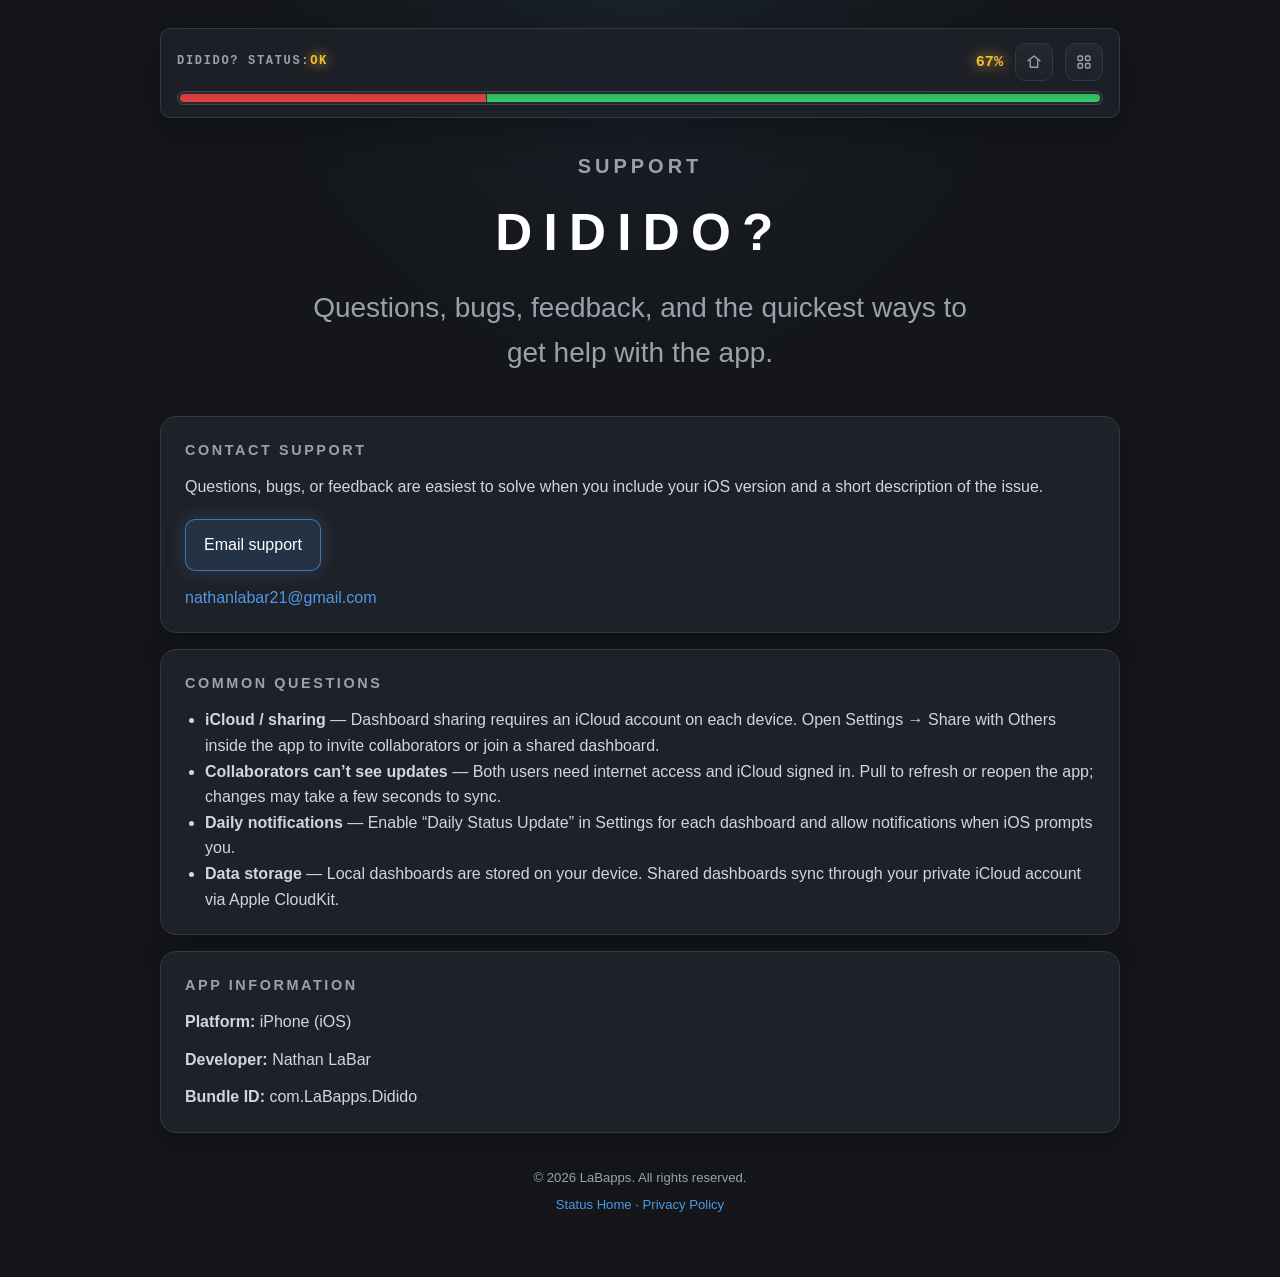
<file: support.html>
<!DOCTYPE html>
<html lang="en">
<head>
  <meta charset="utf-8">
  <meta name="viewport" content="width=device-width, initial-scale=1">
  <title>DIDIDO? — Support</title>
  <meta name="description" content="Support for DIDIDO?, the iOS dashboard app for tracking monitors and shared dashboards.">
  <link rel="stylesheet" href="shell.css">
</head>
<body>
  <div class="wrap">
    <div class="shell-header">
      <div class="status-shell">
        <div class="status-row">
          <div class="status-label">
            <span class="status-prefix">DIDIDO? STATUS:</span>
            <span class="status-value" data-status-value>Critical</span>
          </div>
          <div class="status-right">
            <div class="status-percent" data-status-percent>0%</div>
            <a class="home-button" href="index.html" aria-label="Go to Status Home">
              <svg viewBox="0 0 24 24" aria-hidden="true" fill="none" stroke="currentColor" stroke-width="1.8" stroke-linecap="round" stroke-linejoin="round">
                <path d="M4 10.5 12 4l8 6.5"></path>
                <path d="M7 10v9h10v-9"></path>
              </svg>
            </a>
            <div class="menu">
              <button class="menu-toggle" type="button" aria-expanded="false" aria-label="Open quick navigation" data-menu-toggle>
                <svg viewBox="0 0 24 24" aria-hidden="true" fill="none" stroke="currentColor" stroke-width="1.8">
                  <rect x="4" y="4" width="6" height="6" rx="1.5"></rect>
                  <rect x="14" y="4" width="6" height="6" rx="1.5"></rect>
                  <rect x="4" y="14" width="6" height="6" rx="1.5"></rect>
                  <rect x="14" y="14" width="6" height="6" rx="1.5"></rect>
                </svg>
              </button>
              <div class="menu-panel" hidden data-menu-panel>
                <a href="index.html">Status Home</a>
                <a href="features.html" data-completes-monitor="features">Features</a>
                <a href="updates.html" data-completes-monitor="updates">Recent Update</a>
                <a href="developers.html" data-completes-monitor="developers">Developer Information</a>
                <a href="support.html" data-completes-monitor="support">Support</a>
                <a href="privacy.html" data-completes-monitor="privacy">Privacy Policy</a>
              </div>
            </div>
          </div>
        </div>
        <div class="gauge" aria-label="Didido status progress bar">
          <div class="gauge-fill">
            <div class="segment segment-red" data-gauge-red></div>
            <div class="segment segment-yellow" data-gauge-yellow hidden></div>
            <div class="segment segment-green" data-gauge-green></div>
          </div>
        </div>
      </div>
    </div>

    <header class="page-hero">
      <p class="eyebrow">Support</p>
      <h1 class="page-title">DIDIDO?</h1>
      <p class="page-subtitle">Questions, bugs, feedback, and the quickest ways to get help with the app.</p>
    </header>

    <main class="content-grid">
      <section class="content-card">
        <h2>Contact Support</h2>
        <p>Questions, bugs, or feedback are easiest to solve when you include your iOS version and a short description of the issue.</p>
        <a class="button-link" href="mailto:nathanlabar21@gmail.com?subject=DIDIDO?%20Support" data-completes-monitor="support">Email support</a>
        <p style="margin-top:14px;"><a href="mailto:nathanlabar21@gmail.com">nathanlabar21@gmail.com</a></p>
      </section>

      <section class="content-card">
        <h2>Common Questions</h2>
        <ul>
          <li><strong>iCloud / sharing</strong> — Dashboard sharing requires an iCloud account on each device. Open Settings → Share with Others inside the app to invite collaborators or join a shared dashboard.</li>
          <li><strong>Collaborators can’t see updates</strong> — Both users need internet access and iCloud signed in. Pull to refresh or reopen the app; changes may take a few seconds to sync.</li>
          <li><strong>Daily notifications</strong> — Enable “Daily Status Update” in Settings for each dashboard and allow notifications when iOS prompts you.</li>
          <li><strong>Data storage</strong> — Local dashboards are stored on your device. Shared dashboards sync through your private iCloud account via Apple CloudKit.</li>
        </ul>
      </section>

      <section class="content-card">
        <h2>App Information</h2>
        <p><strong>Platform:</strong> iPhone (iOS)</p>
        <p><strong>Developer:</strong> Nathan LaBar</p>
        <p><strong>Bundle ID:</strong> com.LaBapps.Didido</p>
      </section>
    </main>

    <footer class="page-footer">
      <p>&copy; <span id="y"></span> LaBapps. All rights reserved.</p>
      <p><a href="index.html">Status Home</a> · <a href="privacy.html">Privacy Policy</a></p>
    </footer>
  </div>
  <script src="shell.js"></script>
</body>
</html>
</file>
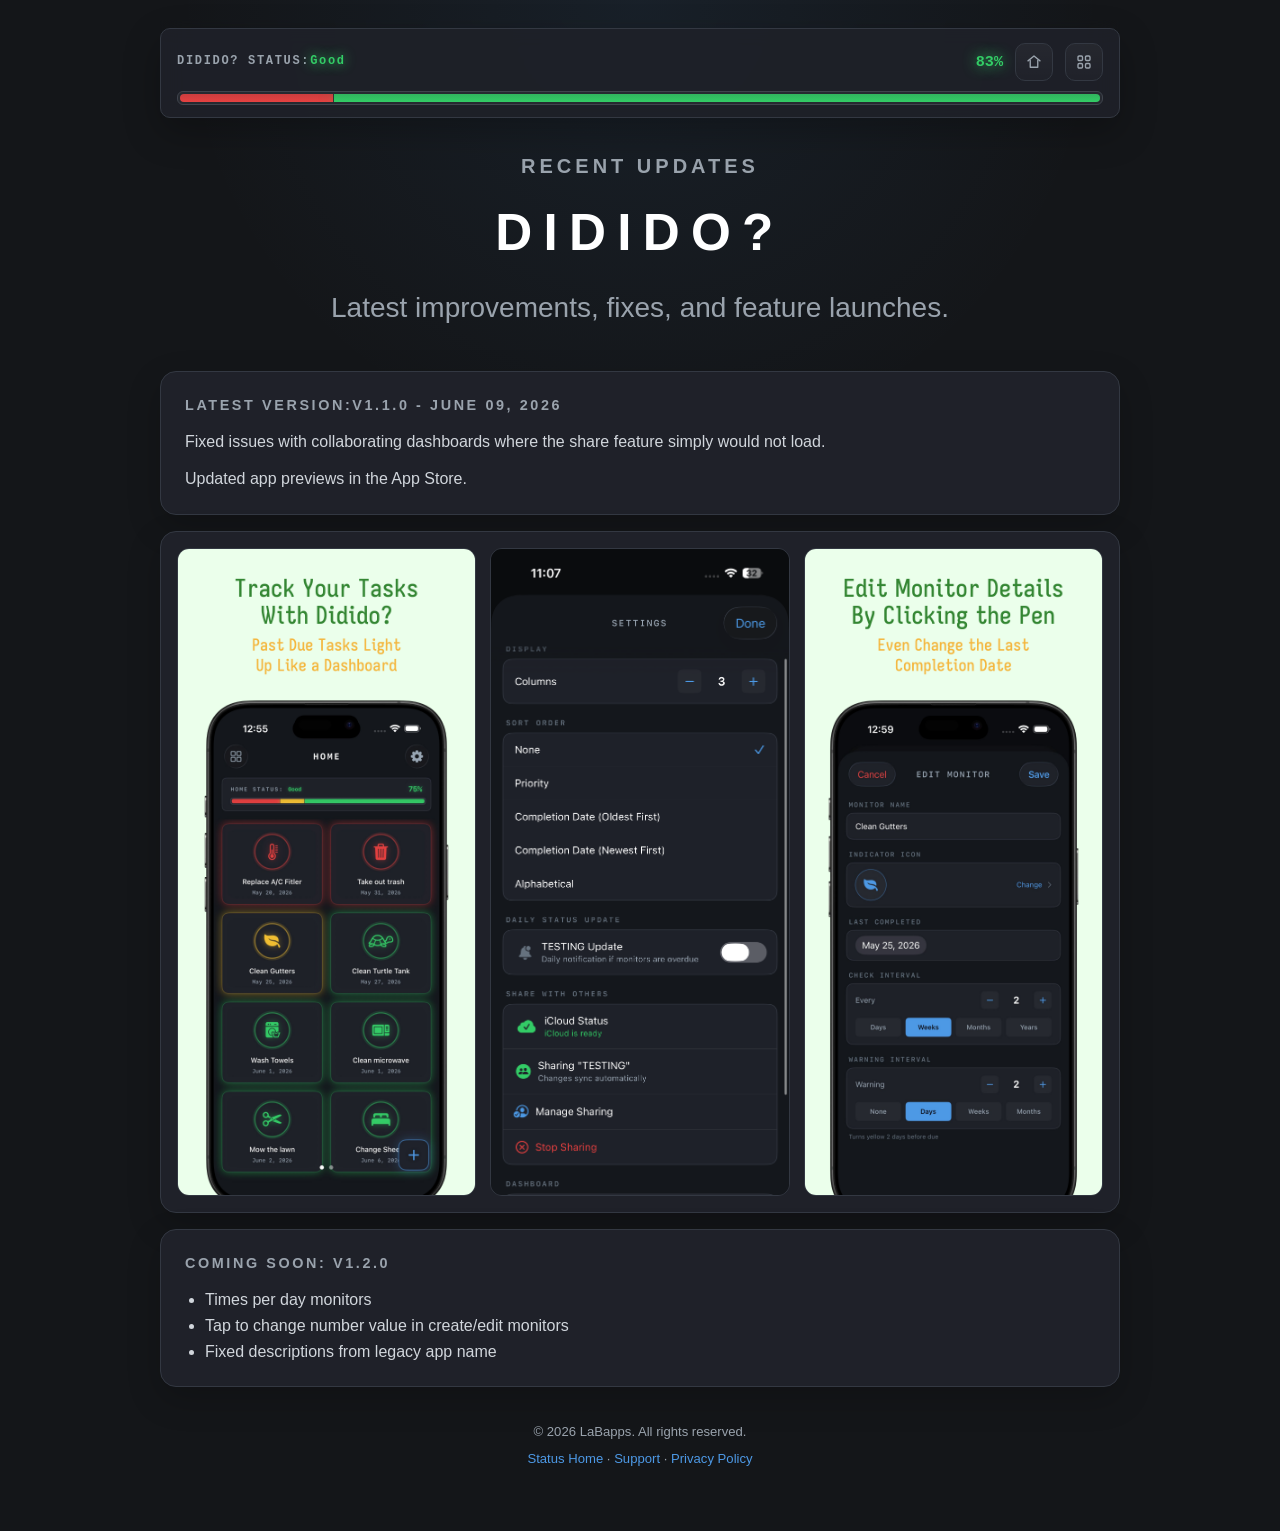
<file: updates.html>
<!DOCTYPE html>
<html lang="en">
<head>
  <meta charset="utf-8">
  <meta name="viewport" content="width=device-width, initial-scale=1">
  <title>DIDIDO? — Recent Updates</title>
  <meta name="description" content="A recent updates page for DIDIDO?.">
  <link rel="stylesheet" href="shell.css">
</head>
<body>
  <div class="wrap">
    <div class="shell-header">
      <div class="status-shell">
        <div class="status-row">
          <div class="status-label">
            <span class="status-prefix">DIDIDO? STATUS:</span>
            <span class="status-value" data-status-value>Critical</span>
          </div>
          <div class="status-right">
            <div class="status-percent" data-status-percent>0%</div>
            <a class="home-button" href="index.html" aria-label="Go to Status Home">
              <svg viewBox="0 0 24 24" aria-hidden="true" fill="none" stroke="currentColor" stroke-width="1.8" stroke-linecap="round" stroke-linejoin="round">
                <path d="M4 10.5 12 4l8 6.5"></path>
                <path d="M7 10v9h10v-9"></path>
              </svg>
            </a>
            <div class="menu">
              <button class="menu-toggle" type="button" aria-expanded="false" aria-label="Open quick navigation" data-menu-toggle>
                <svg viewBox="0 0 24 24" aria-hidden="true" fill="none" stroke="currentColor" stroke-width="1.8">
                  <rect x="4" y="4" width="6" height="6" rx="1.5"></rect>
                  <rect x="14" y="4" width="6" height="6" rx="1.5"></rect>
                  <rect x="4" y="14" width="6" height="6" rx="1.5"></rect>
                  <rect x="14" y="14" width="6" height="6" rx="1.5"></rect>
                </svg>
              </button>
              <div class="menu-panel" hidden data-menu-panel>
                <a href="index.html">Status Home</a>
                <a href="features.html" data-completes-monitor="features">Features</a>
                <a href="updates.html" data-completes-monitor="updates">Recent Update</a>
                <a href="developers.html" data-completes-monitor="developers">Developer Information</a>
                <a href="support.html" data-completes-monitor="support">Support</a>
                <a href="privacy.html" data-completes-monitor="privacy">Privacy Policy</a>
              </div>
            </div>
          </div>
        </div>
        <div class="gauge" aria-label="Didido status progress bar">
          <div class="gauge-fill">
            <div class="segment segment-red" data-gauge-red></div>
            <div class="segment segment-yellow" data-gauge-yellow hidden></div>
            <div class="segment segment-green" data-gauge-green></div>
          </div>
        </div>
      </div>
    </div>

    <header class="page-hero">
      <p class="eyebrow">Recent Updates</p>
      <h1 class="page-title">DIDIDO?</h1>
      <p class="page-subtitle">Latest improvements, fixes, and feature launches.</p>
    </header>

    <main class="content-grid">
      <section class="content-card">
        <h2>Latest Version:V1.1.0 - June 09, 2026 </h2>
        <p>Fixed issues with collaborating dashboards where the share feature simply would not load.</p>
        <p>Updated app previews in the App Store.</p>
      </section>

      <section class="content-card content-card--screenshots">
        <div class="screenshot-row">
          <img src="images/features%20screenshots/app_prev1.png" alt="App Preview One">
          <img src="images/features%20screenshots/share.PNG" alt="Share feature example">
          <img src="images/features%20screenshots/app_prev2.png" alt="App preview two">
        </div>
      </section>

      <section class="content-card">
        <h2>Coming Soon: V1.2.0</h2>
        <ul>
          <li>Times per day monitors</li>
          <li>Tap to change number value in create/edit monitors</li>
          <li>Fixed descriptions from legacy app name</li>
        </ul>
      </section>
    </main>

    <footer class="page-footer">
      <p>&copy; <span id="y"></span> LaBapps. All rights reserved.</p>
      <p><a href="index.html">Status Home</a> · <a href="support.html">Support</a> · <a href="privacy.html">Privacy Policy</a></p>
    </footer>
  </div>
  <script src="shell.js"></script>
</body>
</html>
</file>
<file: shell.css>
:root {
  --bg: #141619;
  --card: #1f2129;
  --border: #333842;
  --accent: #4d99e6;
  --accent-glow: rgba(77, 153, 230, 0.25);
  --text: #ffffff;
  --muted: #9aa3ad;
  --tertiary: #656d76;
  --green: #33cc66;
  --yellow: #f2bf33;
  --orange: #f28033;
  --red: #e64141;
  --gauge-bg: #262930;
  --gauge-border: #3f444d;
}

* {
  box-sizing: border-box;
}

html {
  scroll-behavior: smooth;
}

body {
  margin: 0;
  font-family: -apple-system, BlinkMacSystemFont, "Segoe UI", Roboto, Helvetica, Arial, sans-serif;
  background:
    radial-gradient(circle at top, rgba(77, 153, 230, 0.08), transparent 28%),
    var(--bg);
  color: var(--text);
  line-height: 1.6;
}

a {
  color: var(--accent);
  text-decoration: none;
}

a:hover {
  text-decoration: underline;
}

button {
  font: inherit;
}

.wrap {
  width: min(960px, calc(100% - 32px));
  margin: 0 auto;
  padding: 20px 0 48px;
}

.shell-header {
  position: sticky;
  top: 0;
  z-index: 20;
  padding-top: 8px;
  backdrop-filter: blur(12px);
}

.status-shell {
  background: rgba(31, 33, 41, 0.92);
  border: 1px solid var(--border);
  border-radius: 10px;
  padding: 14px 16px 12px;
  box-shadow: 0 14px 36px rgba(0, 0, 0, 0.25);
}

.status-row {
  display: flex;
  align-items: center;
  gap: 16px;
}

.status-label {
  display: flex;
  align-items: baseline;
  gap: 0;
  min-width: 0;
  font-family: ui-monospace, SFMono-Regular, Menlo, Monaco, Consolas, "Liberation Mono", monospace;
  letter-spacing: 0.14em;
  font-size: 0.75rem;
}

.status-prefix {
  color: var(--muted);
  font-weight: 600;
}

.status-value {
  font-weight: 700;
  text-shadow: 0 0 12px currentColor;
}

.status-right {
  margin-left: auto;
  display: flex;
  align-items: center;
  gap: 12px;
}

.status-percent {
  font-family: ui-monospace, SFMono-Regular, Menlo, Monaco, Consolas, "Liberation Mono", monospace;
  font-size: 0.95rem;
  font-weight: 700;
  text-shadow: 0 0 14px currentColor;
}

.menu {
  position: relative;
}

.home-button,
.menu-toggle {
  display: inline-flex;
  align-items: center;
  justify-content: center;
  width: 38px;
  height: 38px;
  border: 1px solid var(--border);
  border-radius: 10px;
  color: var(--muted);
  background: linear-gradient(180deg, rgba(255, 255, 255, 0.04), rgba(255, 255, 255, 0.01));
  cursor: pointer;
}

.home-button:hover,
.menu-toggle:hover,
.menu-toggle[aria-expanded="true"] {
  color: var(--text);
  border-color: rgba(77, 153, 230, 0.7);
  box-shadow: 0 0 0 1px rgba(77, 153, 230, 0.25), 0 0 18px var(--accent-glow);
  text-decoration: none;
}

.home-button svg,
.menu-toggle svg {
  width: 18px;
  height: 18px;
}

.menu-panel {
  position: absolute;
  right: 0;
  top: calc(100% + 10px);
  min-width: 220px;
  padding: 8px;
  border-radius: 12px;
  background: rgba(31, 33, 41, 0.98);
  border: 1px solid var(--border);
  box-shadow: 0 16px 48px rgba(0, 0, 0, 0.36);
}

.menu-panel[hidden] {
  display: none;
}

.menu-panel a {
  display: block;
  padding: 10px 12px;
  border-radius: 8px;
  color: var(--text);
}

.menu-panel a:hover {
  background: rgba(77, 153, 230, 0.12);
  text-decoration: none;
}

.gauge {
  margin-top: 10px;
  height: 14px;
  padding: 2px;
  border-radius: 6px;
  border: 1px solid var(--gauge-border);
  background: var(--gauge-bg);
  overflow: hidden;
}

.gauge-fill {
  display: flex;
  gap: 1px;
  width: 100%;
  height: 100%;
  border-radius: 4px;
  overflow: hidden;
}

.segment {
  min-width: 0;
}

.segment-red {
  background: linear-gradient(180deg, rgba(230, 65, 65, 0.85), var(--red));
  box-shadow: 0 0 16px rgba(230, 65, 65, 0.35);
}

.segment-yellow {
  background: linear-gradient(180deg, rgba(242, 191, 51, 0.85), var(--yellow));
  box-shadow: 0 0 16px rgba(242, 191, 51, 0.35);
}

.segment-green {
  background: linear-gradient(180deg, rgba(51, 204, 102, 0.85), var(--green));
  box-shadow: 0 0 16px rgba(51, 204, 102, 0.35);
}

.page-hero {
  text-align: center;
  padding: 32px 0 20px;
}

.page-title {
  margin: 0;
  font-size: clamp(2rem, 4vw, 3.3rem);
  letter-spacing: 0.22em;
  font-weight: 800;
}

.page-subtitle {
  max-width: 700px;
  margin: 12px auto 0;
  color: var(--muted);
  font-size: 1.75rem;
}

.eyebrow {
  margin: 0 0 10px;
  color: var(--muted);
  font-size: 1.25rem;
  font-weight: 700;
  letter-spacing: 0.2em;
  text-transform: uppercase;
}

.wrap-landing .shell-header {
  width: min(960px, 100%);
  margin: 0 auto;
}

/* Landing page: 3-column monitors grid */
.wrap-landing .monitors {
  grid-template-columns: repeat(3, minmax(0, 1fr));
  justify-items: stretch;
  align-items: stretch;
  grid-auto-rows: 1fr;
  gap: 22px;
  margin-top: 22px;
}

.wrap-landing .monitor-card {
  width: 100%;
  height: 100%;
  min-height: 360px;
  display: grid;
  grid-template-rows: var(--landingIconSlot) auto 1fr;
  justify-items: center;
  align-content: start;
  row-gap: 14px;
  padding: 28px 18px 22px;
  border-radius: 18px;
}

.wrap-landing {
  --landingIconSize: clamp(170px, 14vw, 230px);
  --landingIconSlot: calc(var(--landingIconSize) + 18px);
}

.wrap-landing .monitor-shell {
  align-self: start;
}

.wrap-landing .monitor-icon-link {
  width: var(--landingIconSize);
  height: var(--landingIconSize);
  border-width: 4px;
}

.wrap-landing .monitor-icon {
  width: clamp(74px, 6.2vw, 104px);
  height: clamp(74px, 6.2vw, 104px);
}

.wrap-landing .monitor-name {
  font-size: clamp(1.35rem, 2.1vw, 1.9rem);
  letter-spacing: 0.12em;
}

.wrap-landing .monitor-desc {
  margin: 0;
  max-width: 32ch;
  color: var(--muted);
  font-family: ui-monospace, SFMono-Regular, Menlo, Monaco, Consolas, "Liberation Mono", monospace;
  font-size: clamp(0.85rem, 1.15vw, 1rem);
  letter-spacing: 0.06em;
  line-height: 1.35;
}

/* Landing: when complete, fill the icon circle with light green */
.wrap-landing .monitor-card[data-state="complete"] .monitor-icon-link {
  background: rgb(200, 254, 205);
}

/* Landing: pending icon circle + glyph colors */
.wrap-landing .monitor-card[data-state="pending"] .monitor-icon-link {
  background: rgb(0, 0, 0);
}

.wrap-landing .monitor-card[data-state="pending"] .monitor-icon {
  stroke: rgb(230, 0, 15);
}

/* Landing experiment: completed glyphs in deeper green. */
.wrap-landing .monitor-card[data-state="complete"] .monitor-icon {
  stroke: rgb(20, 135, 57);
}

@media (max-width: 900px) {
  .wrap-landing .monitors {
    grid-template-columns: repeat(2, minmax(0, 1fr));
  }
}

@media (max-width: 560px) {
  .wrap-landing .monitors {
    grid-template-columns: 1fr;
  }
  .wrap-landing .monitor-icon-link {
    width: 52vw;
    height: 52vw;
    max-width: 260px;
    max-height: 260px;
  }
}


.monitors {
  display: grid;
  grid-template-columns: 1fr;
  justify-items: center;
  gap: 28px;
  margin-top: 28px;
}

.monitor-card,
.content-card {
  background: var(--card);
  border: 1px solid var(--border);
  border-radius: 16px;
  box-shadow: 0 12px 34px rgba(0, 0, 0, 0.2);
}

.monitor-card {
  display: flex;
  flex-direction: column;
  align-items: center;
  justify-content: center;
  gap: clamp(36px, 6vh, 64px);
  height: min(90vh, 720px);
  width: min(calc(0.9 * min(90vh, 720px)), 100%);
  padding: clamp(32px, 5vh, 48px) clamp(24px, 4vw, 40px);
  text-align: center;
  border-width: 2px;
  border-style: solid;
}

.monitor-shell {
  position: relative;
  flex: 0 0 auto;
}

.monitor-glow {
  position: absolute;
  inset: -14px;
  border-radius: 999px;
  opacity: 0.45;
  filter: blur(24px);
}

.monitor-icon-link {
  position: relative;
  z-index: 1;
  display: inline-flex;
  align-items: center;
  justify-content: center;
  width: clamp(240px, 44vh, 336px);
  height: clamp(240px, 44vh, 336px);
  border-radius: 999px;
  border: 4px solid currentColor;
  background: linear-gradient(180deg, rgba(31, 33, 41, 0.98), rgba(20, 22, 25, 1));
  color: inherit;
  overflow: hidden;
}

.monitor-icon-link:hover {
  text-decoration: none;
  transform: translateY(-1px);
}

.monitor-icon {
  width: clamp(104px, 18vh, 144px);
  height: clamp(104px, 18vh, 144px);
}

.monitor-icon-logo {
  width: 95%;
  height: 100%;
  object-fit: cover;
  position: relative;
  bottom: 2%;
  /* Shift framing: first = left/right, second = up/down. Try "center 42%" or "center 38%" to nudge up. */
  object-position: center 50%;
  border-radius: 0;
  transform: scale(1.06);
}

.monitor-name {
  margin: 0;
  max-width: 100%;
  font-family: ui-monospace, SFMono-Regular, Menlo, Monaco, Consolas, "Liberation Mono", monospace;
  font-size: clamp(2.7rem, 6.4vh, 4rem);
  font-weight: 800;
  font-style: italic;
  letter-spacing: 0.14em;
  line-height: 1.15;
  text-transform: uppercase;
}

.monitor-name a {
  color: inherit;
  transition: color 0.15s ease, text-shadow 0.15s ease;
}

.monitor-name a:hover {
  color: var(--accent) !important;
  text-shadow: 0 0 18px var(--accent-glow);
  text-decoration: none;
}

.monitor-card[data-state="pending"] {
  border-color: var(--red);
  box-shadow: 0 0 0 2px rgba(230, 65, 65, 0.18), 0 12px 34px rgba(0, 0, 0, 0.2);
}

.monitor-card[data-state="pending"] .monitor-shell,
.monitor-card[data-state="pending"] .monitor-icon-link,
.monitor-card[data-state="pending"] .monitor-name {
  color: var(--red);
}

.monitor-card[data-state="pending"] .monitor-glow {
  background: rgba(230, 65, 65, 0.45);
}

.monitor-card[data-state="complete"] {
  border-color: var(--green);
  box-shadow: 0 0 0 2px rgba(51, 204, 102, 0.18), 0 12px 34px rgba(0, 0, 0, 0.2);
}

.monitor-card[data-state="complete"] .monitor-shell,
.monitor-card[data-state="complete"] .monitor-icon-link,
.monitor-card[data-state="complete"] .monitor-name {
  color: var(--green);
}

.monitor-card[data-state="complete"] .monitor-name {
  text-shadow: 0 0 18px rgba(51, 204, 102, 0.55);
}

.monitor-card[data-state="complete"] .monitor-glow {
  background: rgba(51, 204, 102, 0.4);
}

.content-grid {
  display: grid;
  gap: 16px;
  margin-top: 20px;
}

.content-card {
  padding: 22px 24px;
}

.content-card h2 {
  margin: 0 0 12px;
  font-size: 0.9rem;
  letter-spacing: 0.18em;
  text-transform: uppercase;
  color: var(--muted);
}

.content-card h3 {
  margin: 18px 0 8px;
  font-size: 1rem;
}

.content-card p,
.content-card li {
  color: #d1d6dc;
  font-size: 1rem;
}

.content-card p {
  margin: 0 0 12px;
}

.content-card p:last-child {
  margin-bottom: 0;
}

.content-card ul {
  margin: 0;
  padding-left: 1.25rem;
}

.content-card--screenshots {
  padding: 16px;
}

.screenshot-row {
  display: grid;
  grid-template-columns: repeat(3, minmax(0, 1fr));
  gap: 14px;
}

.screenshot-row img {
  width: 100%;
  height: auto;
  display: block;
  border-radius: 12px;
  border: 1px solid var(--border);
}

.button-link {
  display: inline-flex;
  align-items: center;
  gap: 8px;
  margin-top: 8px;
  padding: 12px 18px;
  border-radius: 10px;
  border: 1px solid rgba(77, 153, 230, 0.65);
  color: var(--text);
  background: rgba(77, 153, 230, 0.14);
  box-shadow: 0 0 18px var(--accent-glow);
}

.button-link:hover {
  text-decoration: none;
  background: rgba(77, 153, 230, 0.2);
}

.page-footer {
  padding: 28px 0 8px;
  text-align: center;
  color: var(--muted);
  font-size: 0.82rem;
}

.reset-row {
  display: flex;
  justify-content: center;
  padding: 24px 0 10px;
}

.reset-button {
  appearance: none;
  border: 2px solid rgba(242, 191, 51, 0.8);
  background: rgba(242, 191, 51, 0.18);
  color: var(--yellow);
  border-radius: 12px;
  padding: 14px 22px;
  font-family: ui-monospace, SFMono-Regular, Menlo, Monaco, Consolas, "Liberation Mono", monospace;
  font-weight: 800;
  letter-spacing: 0.12em;
  text-transform: uppercase;
  cursor: pointer;
}

.reset-button:hover {
  border-color: rgba(77, 153, 230, 0.75);
  color: var(--accent);
  background: rgba(77, 153, 230, 0.14);
  box-shadow: 0 0 18px var(--accent-glow);
}

.reset-button:active {
  transform: translateY(1px);
}

.page-footer p {
  margin: 6px 0;
}

@media (max-width: 760px) {
  .wrap {
    width: min(100% - 24px, 960px);
    padding-top: 12px;
  }

  .status-row {
    align-items: flex-start;
  }

  .status-label {
    flex-direction: column;
    gap: 2px;
  }

  .monitors {
    gap: 24px;
  }

  .monitor-card {
    height: 88vh;
    width: min(calc(0.9 * 88vh), 100%);
  }

  .screenshot-row {
    grid-template-columns: 1fr;
  }
}
</file>
